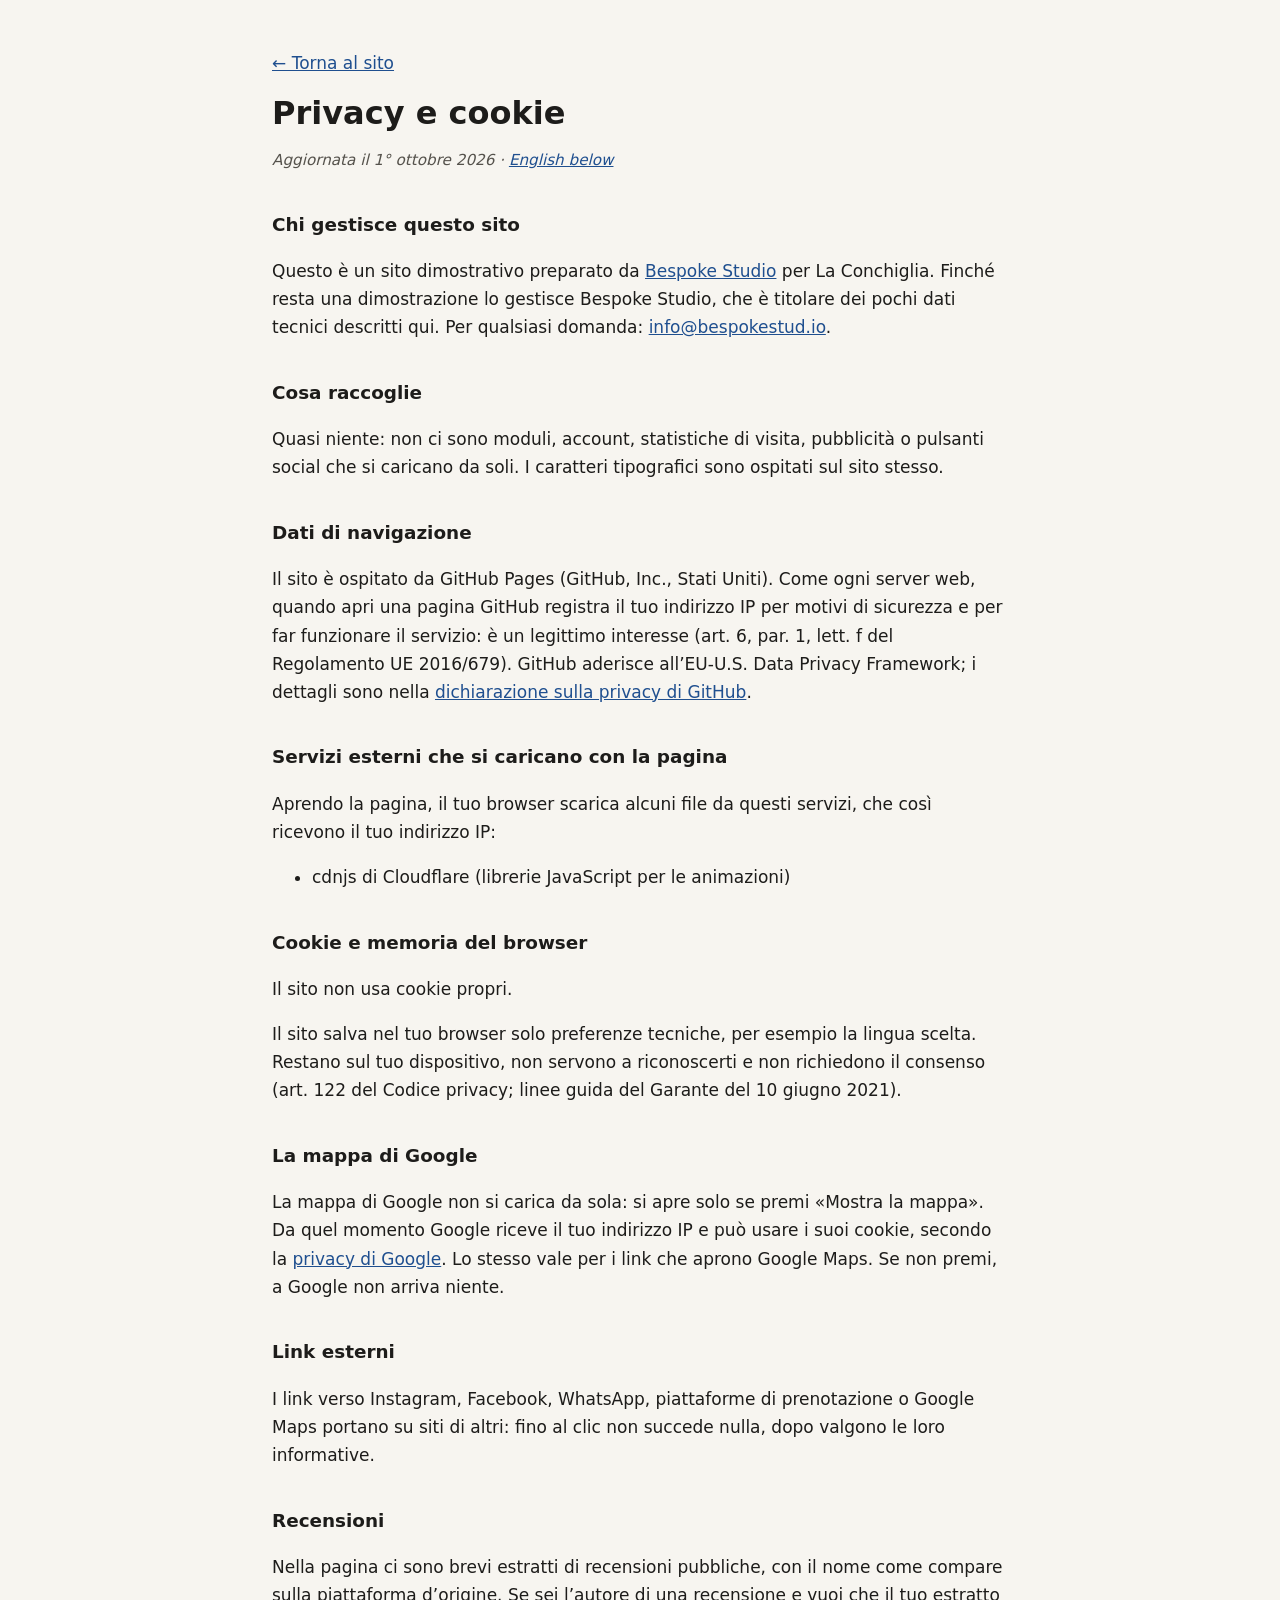
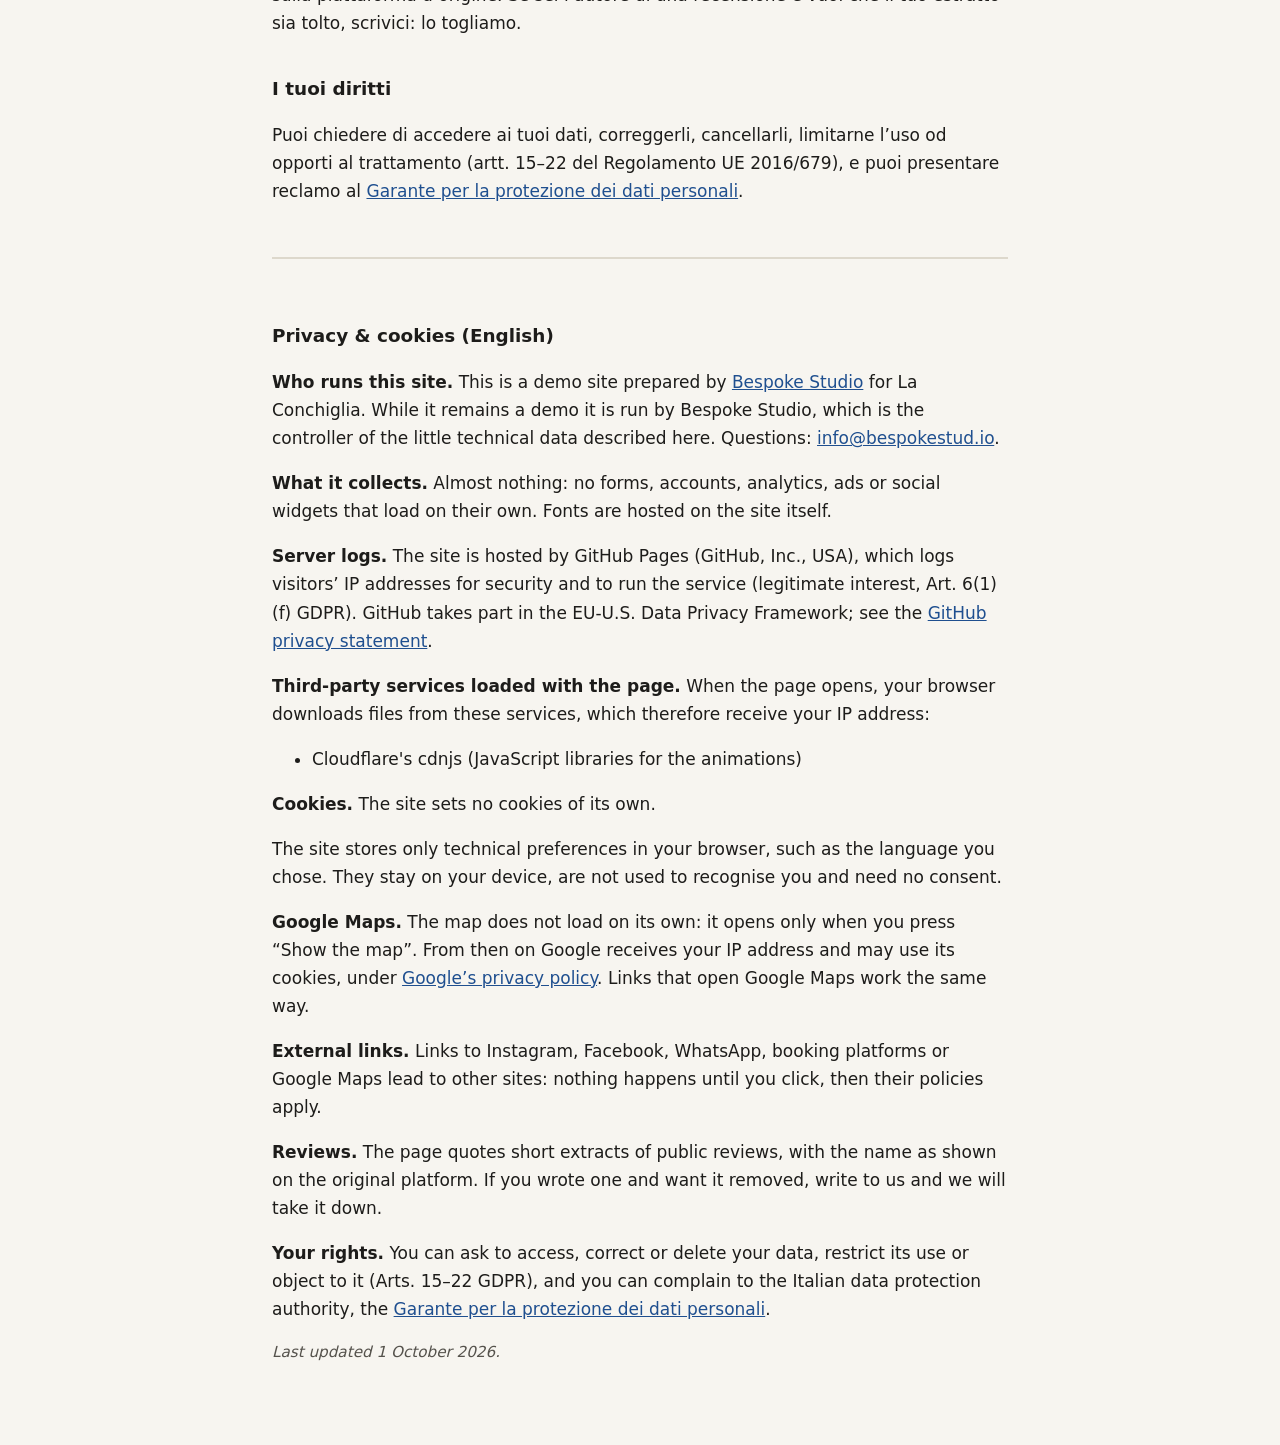
<file: privacy.html>
<!DOCTYPE html>
<html lang="it">
<head>
  <meta charset="UTF-8">
  <meta name="viewport" content="width=device-width, initial-scale=1.0">
  <meta name="robots" content="noindex">
  <title>Privacy e cookie · La Conchiglia</title>
  <meta name="description" content="Informativa privacy e cookie del sito La Conchiglia.">
  <style>
    body { margin: 0; background: #f7f5f0; color: #1d1c1a; font: 17px/1.65 system-ui, -apple-system, "Segoe UI", Roboto, sans-serif; }
    main { max-width: 46rem; margin: 0 auto; padding: 32px 20px 64px; }
    h1 { font-size: 2rem; line-height: 1.2; margin: 0.4em 0 0.2em; }
    h2 { font-size: 1.15rem; margin: 2em 0 0.4em; }
    a { color: #1f4f8f; }
    .data { color: #55524c; font-style: italic; font-size: 0.95rem; }
    .en { margin-top: 3em; padding-top: 1.5em; border-top: 2px solid #ddd8cc; }
    code { font-size: 0.9em; background: #ebe7dc; padding: 0 4px; border-radius: 3px; }
  </style>
</head>
<body>
<main>
  <p><a href="index.html">← Torna al sito</a></p>
  <h1>Privacy e cookie</h1>
  <p class="data">Aggiornata il 1° ottobre 2026 · <a href="#english" lang="en">English below</a></p>
  <h2>Chi gestisce questo sito</h2>
  <p>Questo è un sito dimostrativo preparato da <a href="https://bespokestud.io" rel="noopener">Bespoke Studio</a> per La Conchiglia. Finché resta una dimostrazione lo gestisce Bespoke Studio, che è titolare dei pochi dati tecnici descritti qui. Per qualsiasi domanda: <a href="mailto:info@bespokestud.io">info@bespokestud.io</a>.</p>
  <h2>Cosa raccoglie</h2>
  <p>Quasi niente: non ci sono moduli, account, statistiche di visita, pubblicità o pulsanti social che si caricano da soli. I caratteri tipografici sono ospitati sul sito stesso.</p>
  <h2>Dati di navigazione</h2>
  <p>Il sito è ospitato da GitHub Pages (GitHub, Inc., Stati Uniti). Come ogni server web, quando apri una pagina GitHub registra il tuo indirizzo IP per motivi di sicurezza e per far funzionare il servizio: è un legittimo interesse (art. 6, par. 1, lett. f del Regolamento UE 2016/679). GitHub aderisce all’EU-U.S. Data Privacy Framework; i dettagli sono nella <a href="https://docs.github.com/site-policy/privacy-policies/github-general-privacy-statement" rel="noopener">dichiarazione sulla privacy di GitHub</a>.</p>
  <h2>Servizi esterni che si caricano con la pagina</h2>
  <p>Aprendo la pagina, il tuo browser scarica alcuni file da questi servizi, che così ricevono il tuo indirizzo IP:</p>
  <ul><li>cdnjs di Cloudflare (librerie JavaScript per le animazioni)</li></ul>
  <h2>Cookie e memoria del browser</h2>
  <p>Il sito non usa cookie propri.</p>
  <p>Il sito salva nel tuo browser solo preferenze tecniche, per esempio la lingua scelta. Restano sul tuo dispositivo, non servono a riconoscerti e non richiedono il consenso (art. 122 del Codice privacy; linee guida del Garante del 10 giugno 2021).</p>
  <h2>La mappa di Google</h2>
  <p>La mappa di Google non si carica da sola: si apre solo se premi «Mostra la mappa». Da quel momento Google riceve il tuo indirizzo IP e può usare i suoi cookie, secondo la <a href="https://policies.google.com/privacy?hl=it" rel="noopener">privacy di Google</a>. Lo stesso vale per i link che aprono Google Maps. Se non premi, a Google non arriva niente.</p>
  <h2>Link esterni</h2>
  <p>I link verso Instagram, Facebook, WhatsApp, piattaforme di prenotazione o Google Maps portano su siti di altri: fino al clic non succede nulla, dopo valgono le loro informative.</p>
  <h2>Recensioni</h2>
  <p>Nella pagina ci sono brevi estratti di recensioni pubbliche, con il nome come compare sulla piattaforma d’origine. Se sei l’autore di una recensione e vuoi che il tuo estratto sia tolto, scrivici: lo togliamo.</p>
  <h2>I tuoi diritti</h2>
  <p>Puoi chiedere di accedere ai tuoi dati, correggerli, cancellarli, limitarne l’uso od opporti al trattamento (artt. 15–22 del Regolamento UE 2016/679), e puoi presentare reclamo al <a href="https://www.garanteprivacy.it" rel="noopener">Garante per la protezione dei dati personali</a>.</p>
  <div class="en" id="english" lang="en">
    <h2>Privacy &amp; cookies (English)</h2>
    <p><strong>Who runs this site.</strong> This is a demo site prepared by <a href="https://bespokestud.io" rel="noopener">Bespoke Studio</a> for La Conchiglia. While it remains a demo it is run by Bespoke Studio, which is the controller of the little technical data described here. Questions: <a href="mailto:info@bespokestud.io">info@bespokestud.io</a>.</p>
    <p><strong>What it collects.</strong> Almost nothing: no forms, accounts, analytics, ads or social widgets that load on their own. Fonts are hosted on the site itself.</p>
    <p><strong>Server logs.</strong> The site is hosted by GitHub Pages (GitHub, Inc., USA), which logs visitors’ IP addresses for security and to run the service (legitimate interest, Art. 6(1)(f) GDPR). GitHub takes part in the EU-U.S. Data Privacy Framework; see the <a href="https://docs.github.com/site-policy/privacy-policies/github-general-privacy-statement" rel="noopener">GitHub privacy statement</a>.</p>
    <p><strong>Third-party services loaded with the page.</strong> When the page opens, your browser downloads files from these services, which therefore receive your IP address:</p><ul><li>Cloudflare's cdnjs (JavaScript libraries for the animations)</li></ul>
    <p><strong>Cookies.</strong> The site sets no cookies of its own.</p>
    <p>The site stores only technical preferences in your browser, such as the language you chose. They stay on your device, are not used to recognise you and need no consent.</p>
    <p><strong>Google Maps.</strong> The map does not load on its own: it opens only when you press “Show the map”. From then on Google receives your IP address and may use its cookies, under <a href="https://policies.google.com/privacy?hl=en" rel="noopener">Google’s privacy policy</a>. Links that open Google Maps work the same way.</p>
    <p><strong>External links.</strong> Links to Instagram, Facebook, WhatsApp, booking platforms or Google Maps lead to other sites: nothing happens until you click, then their policies apply.</p>
    <p><strong>Reviews.</strong> The page quotes short extracts of public reviews, with the name as shown on the original platform. If you wrote one and want it removed, write to us and we will take it down.</p>
    <p><strong>Your rights.</strong> You can ask to access, correct or delete your data, restrict its use or object to it (Arts. 15–22 GDPR), and you can complain to the Italian data protection authority, the <a href="https://www.garanteprivacy.it" rel="noopener">Garante per la protezione dei dati personali</a>.</p>
    <p class="data">Last updated 1 October 2026.</p>
  </div>
</main>
</body>
</html>
</file>
